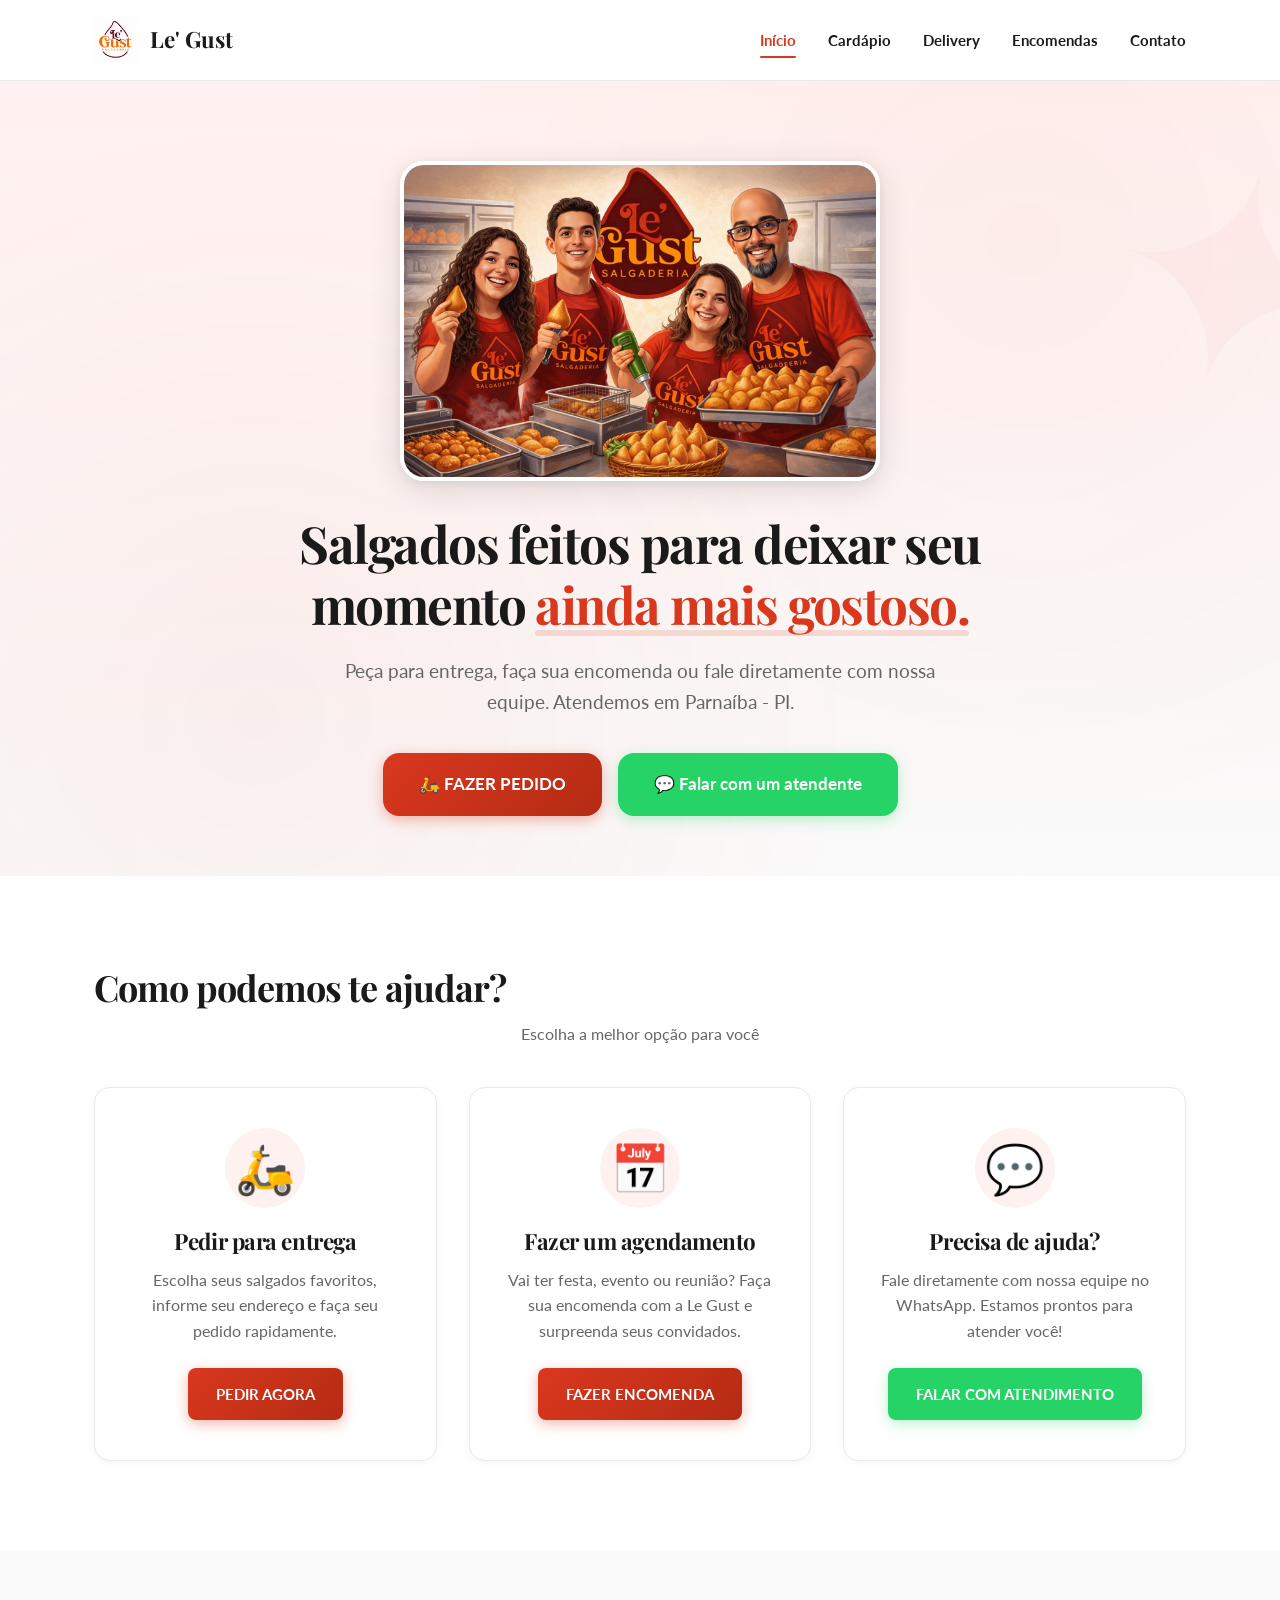
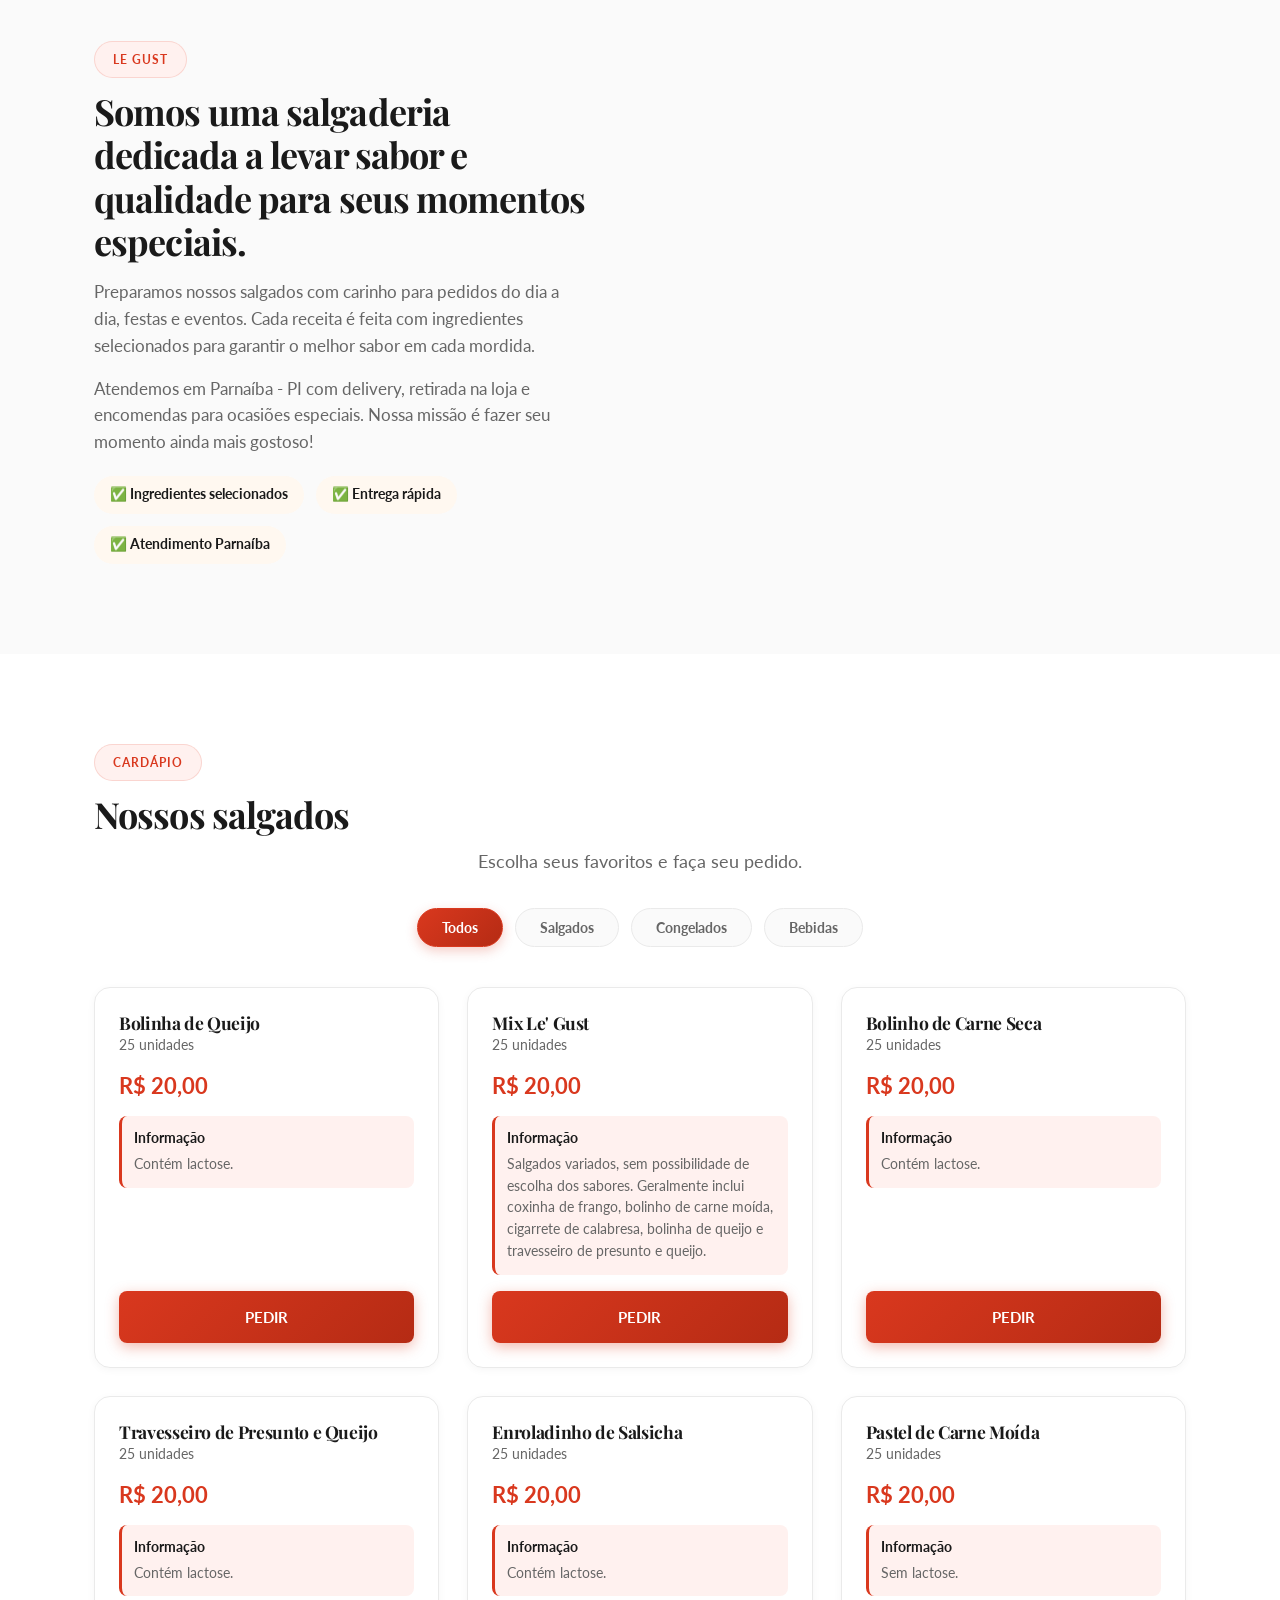
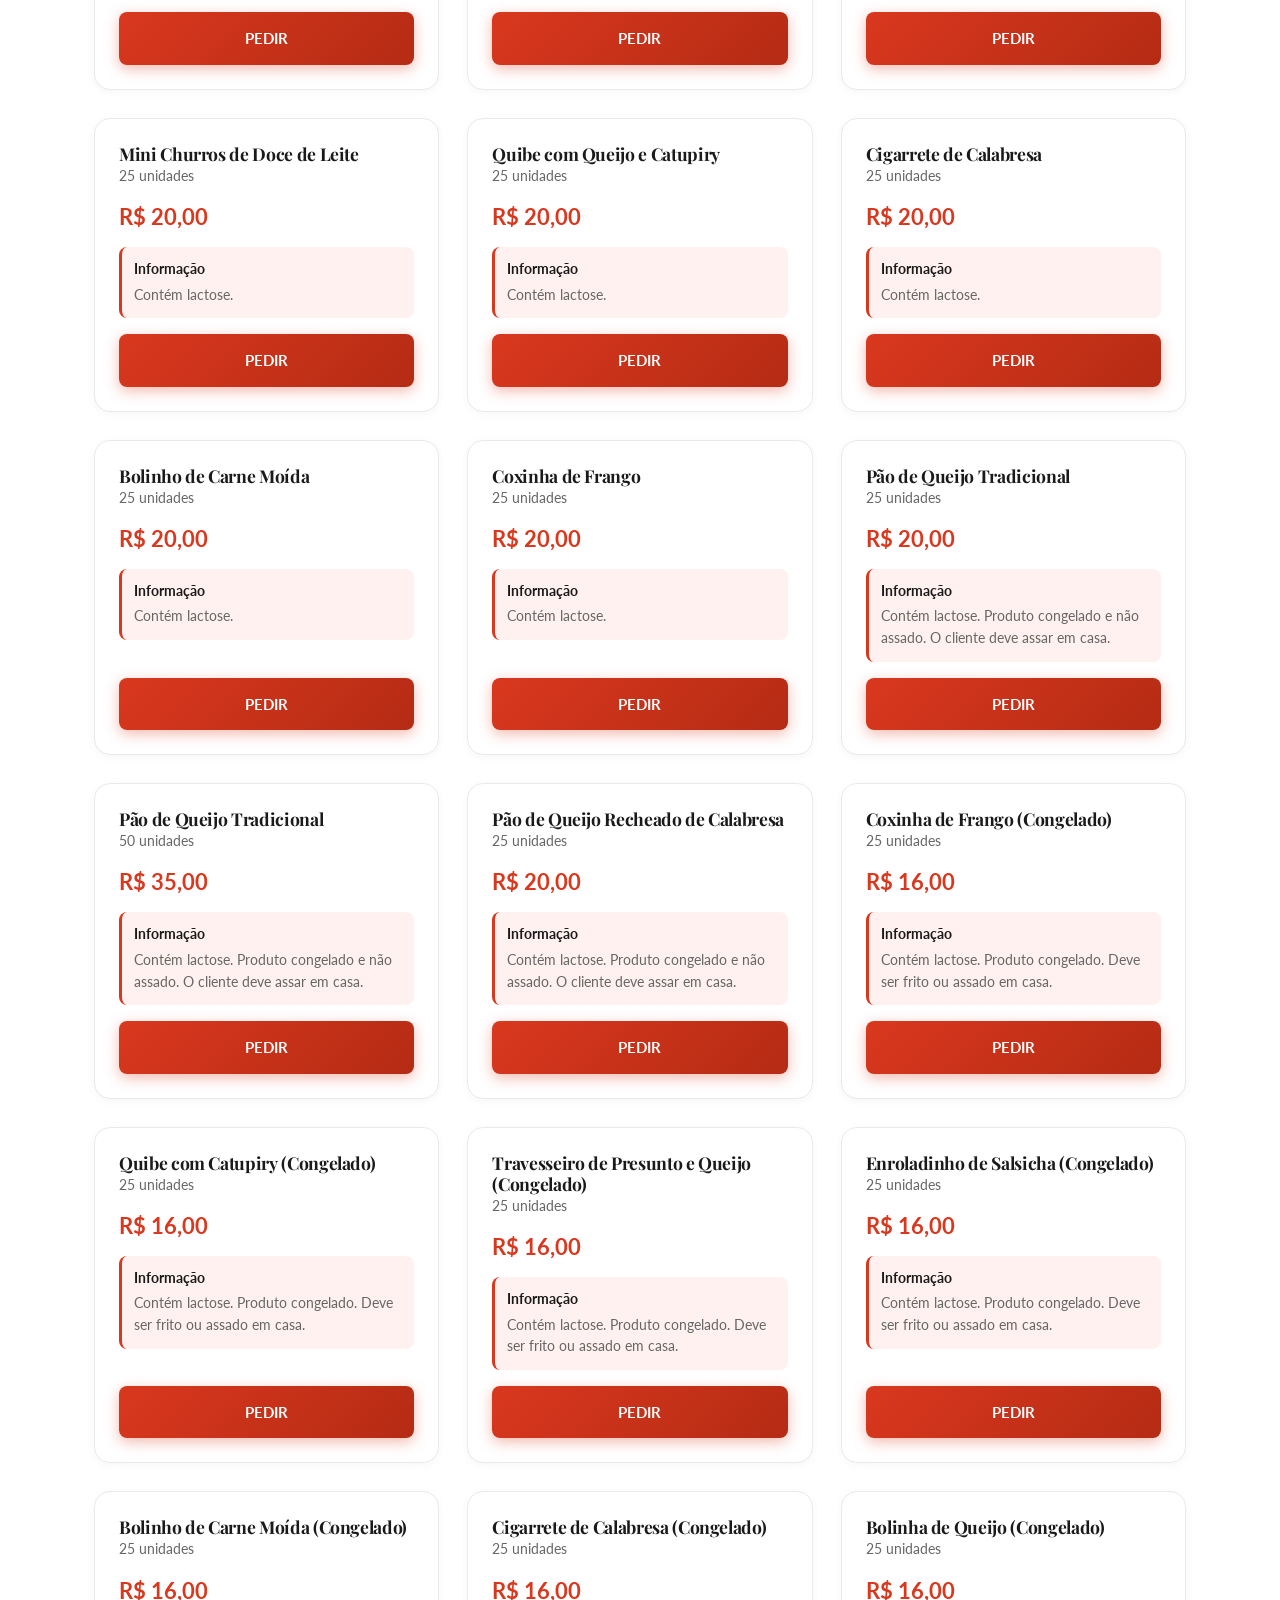
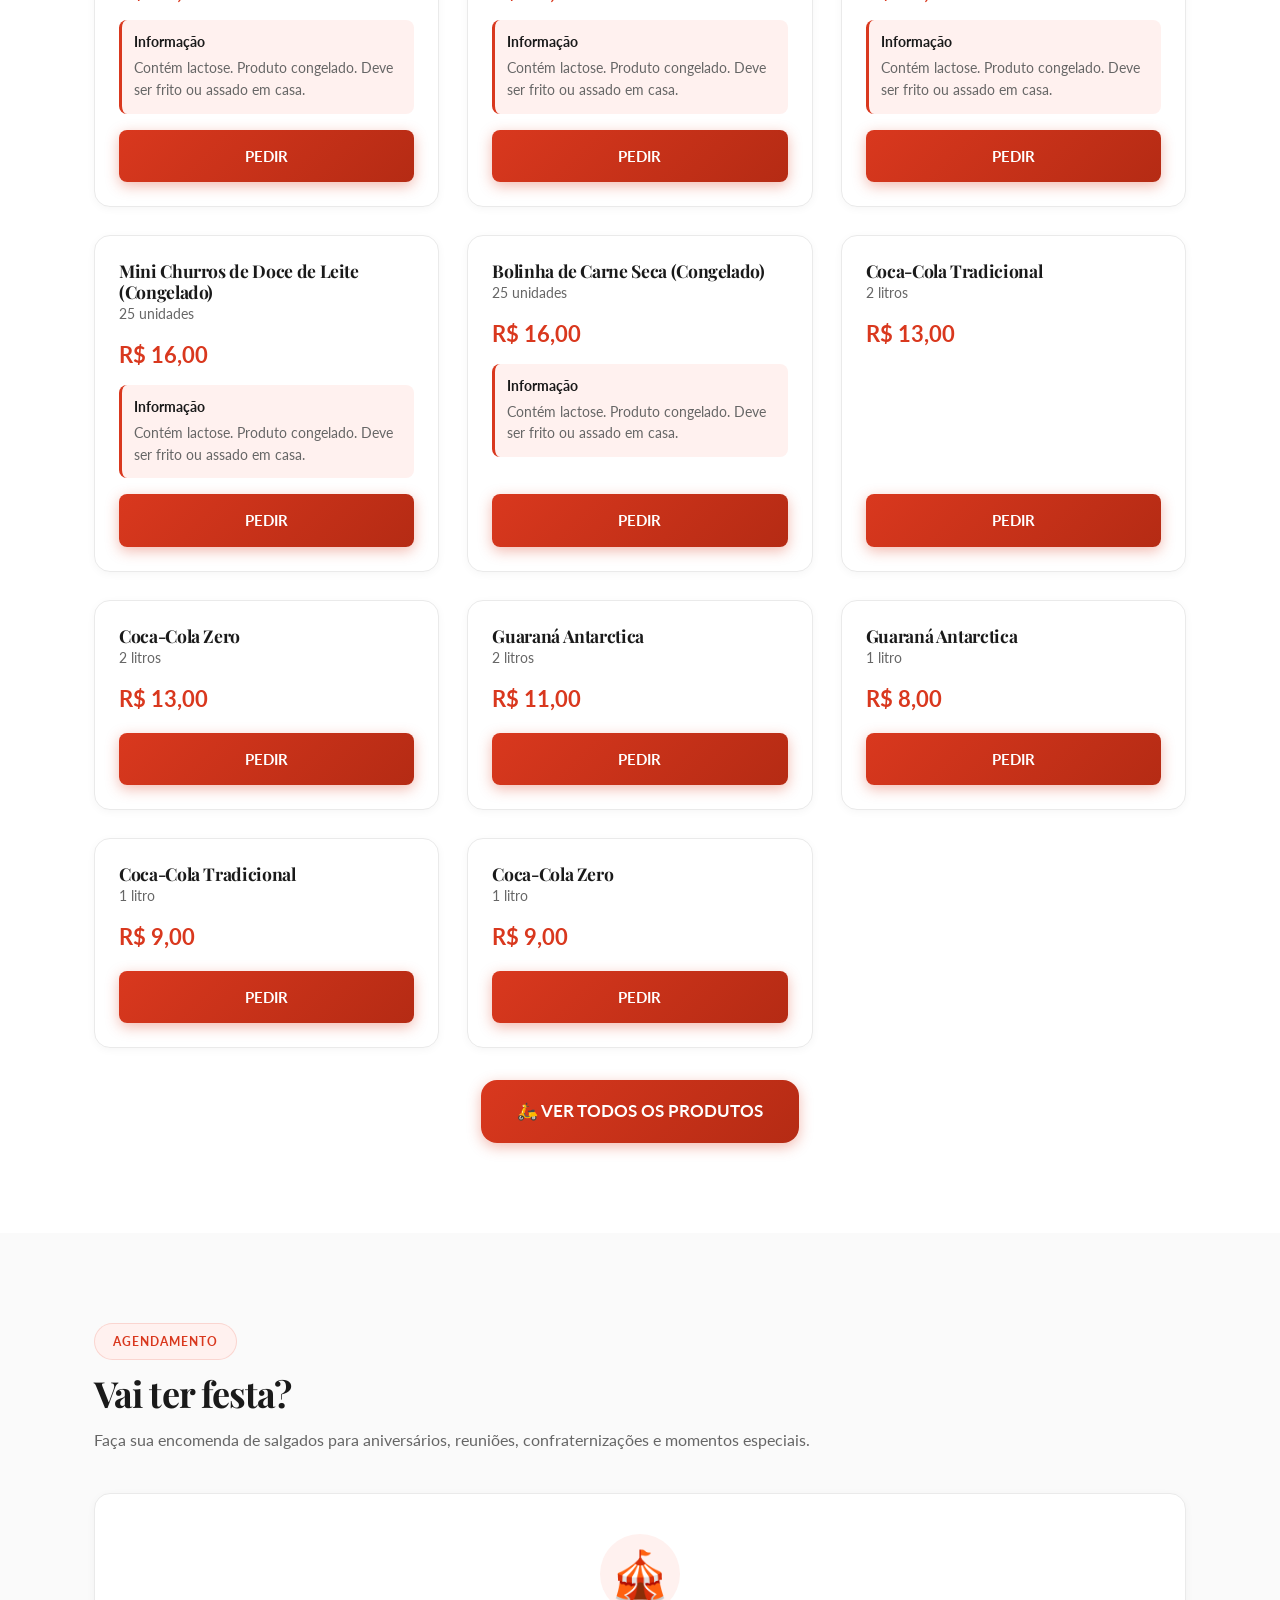
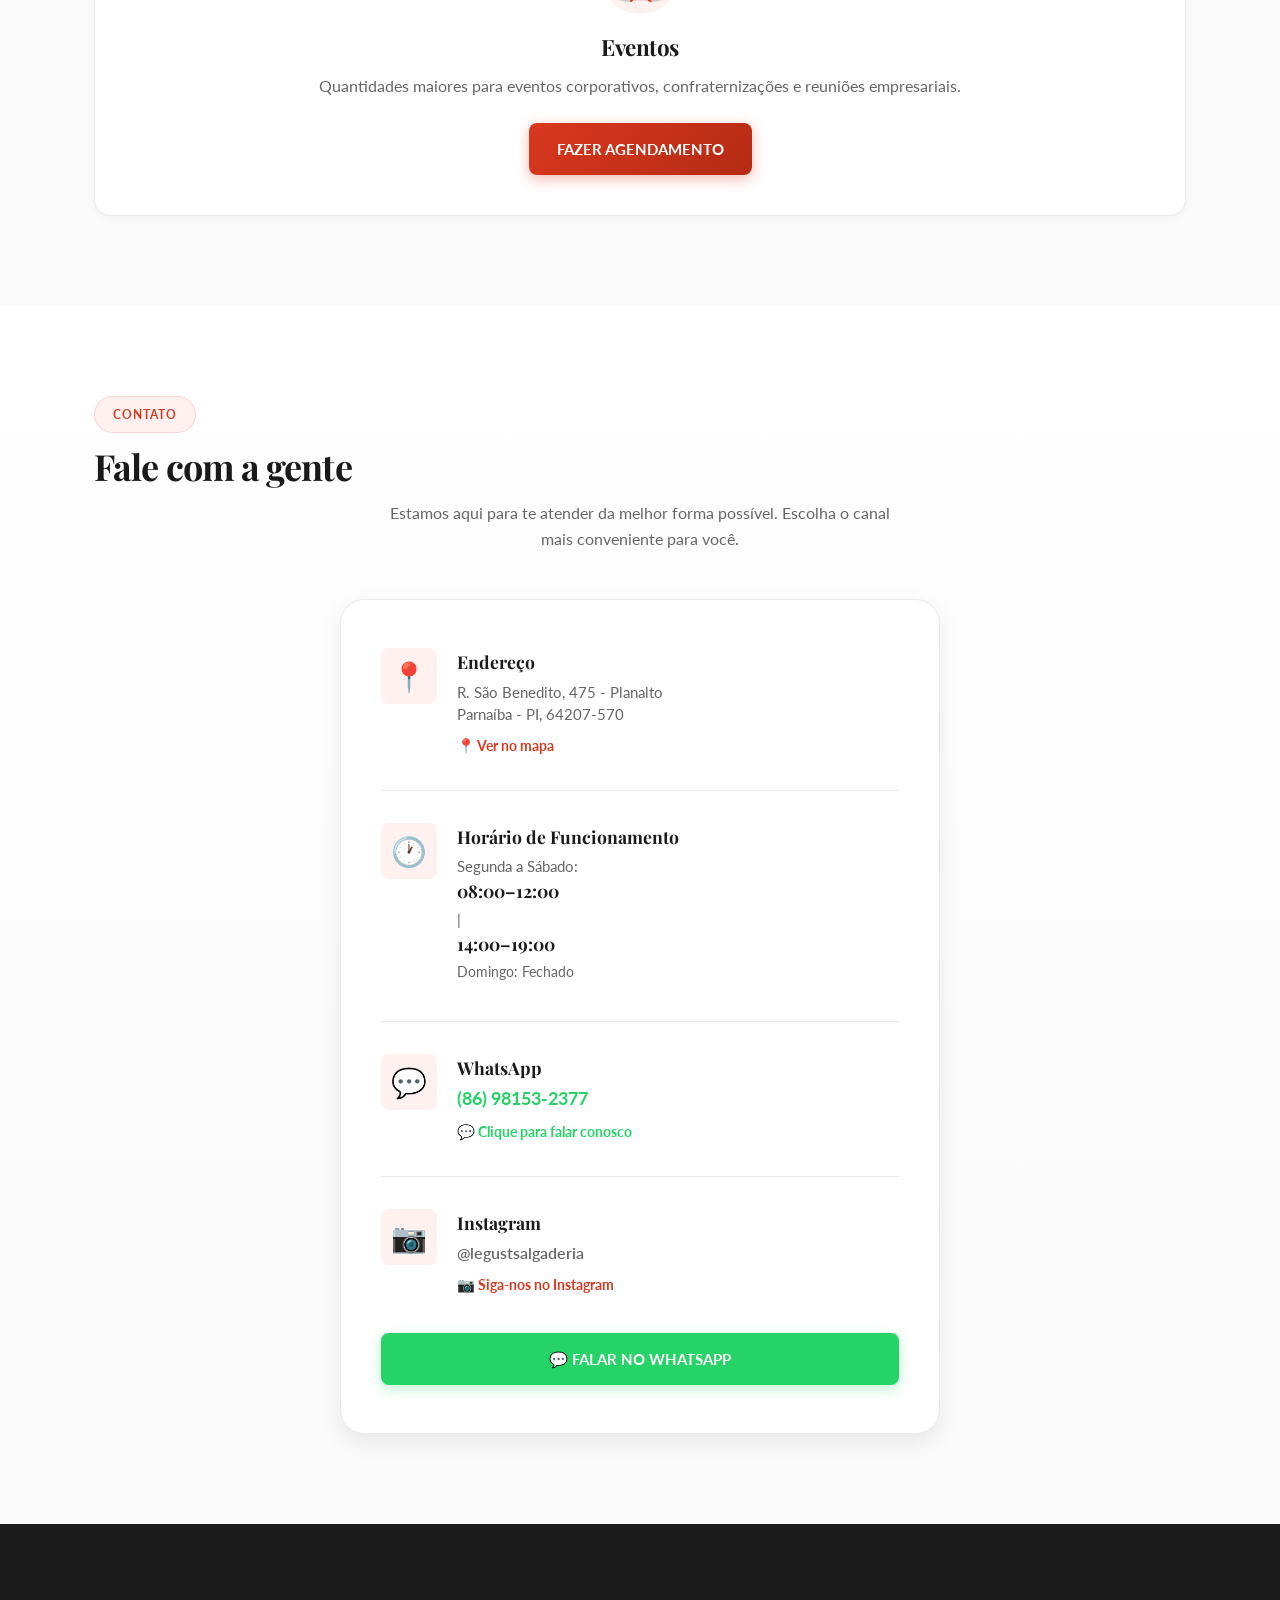
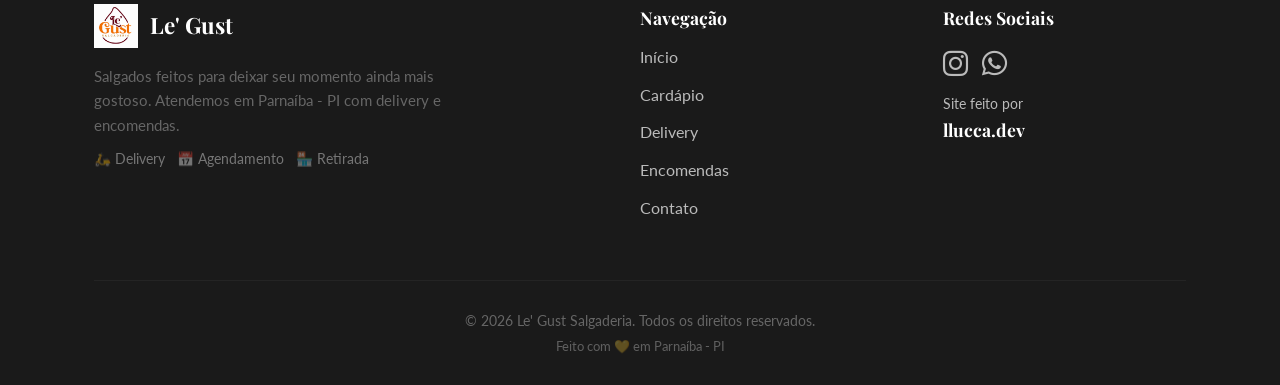
<file: index.html>
<!DOCTYPE html>
<html lang="pt-BR">
<head>
    <meta charset="UTF-8" />
    <meta name="viewport" content="width=device-width, initial-scale=1.0" />
    <title>Le' Gust Salgaderia | Parnaíba - PI</title>
    <meta name="description" content="Salgados feitos para deixar seu momento ainda mais gostoso. Peça delivery, encomende para festas ou fale com nosso atendimento." />
    <meta property="og:title" content="Le' Gust Salgaderia" />
    <meta property="og:description" content="Salgados feitos para deixar seu momento ainda mais gostoso." />
    <meta property="og:type" content="website" />
    <meta property="og:url" content="https://legustsalgaderia.com.br" />
    <link rel="preconnect" href="https://fonts.googleapis.com" />
    <link rel="preconnect" href="https://fonts.gstatic.com" crossorigin />
    <link href="https://fonts.googleapis.com/css2?family=Playfair+Display:ital,wght@0,400;0,600;0,700;1,400&family=Lato:wght@400;700&display=swap" rel="stylesheet" />
    <link rel="stylesheet" href="style.css" />
    <link rel="stylesheet" href="https://cdnjs.cloudflare.com/ajax/libs/font-awesome/6.5.2/css/all.min.css">
</head>
<body>

    <!-- ===== HEADER ===== -->
    <header class="header" id="header">
        <div class="container">
            <a href="/" class="logo">
                <img src="legustlogo.png" alt="Le' Gust Salgaderia" />
                <span>Le' Gust</span>
            </a>
            <button class="menu-toggle" id="menuToggle" aria-label="Abrir menu">
                <span></span><span></span><span></span>
            </button>
            <nav class="nav-menu" id="navMenu">
                <a href="#inicio" class="active">Início</a>
                <a href="delivery.html">Cardápio</a>
                <a href="delivery.html">Delivery</a>
                <a href="#encomendas">Encomendas</a>
                <a href="#contato">Contato</a>
            </nav>
        </div>
    </header>

    <!-- ===== HERO ===== -->
    <section class="hero" id="inicio">
        <div class="container">
            <div class="hero-content">
                <!-- FOTO DA FAMÍLIA - MAIOR E MAIS VISÍVEL -->
                <img src="logolegustrodape.jpeg" alt="Família Le' Gust" class="hero-family-image" />
                <h1>Salgados feitos para deixar seu momento <span>ainda mais gostoso.</span></h1>
                <p>Peça para entrega, faça sua encomenda ou fale diretamente com nossa equipe. Atendemos em Parnaíba - PI.</p>
                <div class="hero-buttons">
                    <a href="delivery.html" class="btn btn-primary btn-large">
                        🛵 FAZER PEDIDO
                    </a>
                    <a href="#" class="btn btn-whatsapp btn-large" id="heroAtendimento">
                        💬 Falar com um atendente
                    </a>
                </div>
            </div>
        </div>
    </section>

    <!-- ===== COMO PODEMOS AJUDAR ===== -->
    <section class="ajuda" id="ajuda">
        <div class="container">
            <h2>Como podemos te ajudar?</h2>
            <p style="text-align:center; margin-bottom:40px; color:var(--muted);">
                Escolha a melhor opção para você
            </p>
            <div class="ajuda-grid">
                <div class="ajuda-card">
                    <div class="ajuda-icon">🛵</div>
                    <h3>Pedir para entrega</h3>
                    <p>Escolha seus salgados favoritos, informe seu endereço e faça seu pedido rapidamente.</p>
                    <a href="delivery.html" class="btn btn-primary">PEDIR AGORA</a>
                </div>
                <div class="ajuda-card">
                    <div class="ajuda-icon">📅</div>
                    <h3>Fazer um agendamento</h3>
                    <p>Vai ter festa, evento ou reunião? Faça sua encomenda com a Le Gust e surpreenda seus convidados.</p>
                    <a href="#encomendas" class="btn btn-primary encomenda-btn">FAZER ENCOMENDA</a>
                </div>
                <div class="ajuda-card">
                    <div class="ajuda-icon">💬</div>
                    <h3>Precisa de ajuda?</h3>
                    <p>Fale diretamente com nossa equipe no WhatsApp. Estamos prontos para atender você!</p>
                    <a href="#" class="btn btn-whatsapp" id="ajudaAtendimento">FALAR COM ATENDIMENTO</a>
                </div>
            </div>
        </div>
    </section>

    <!-- ===== SOBRE ===== -->
    <section class="sobre" id="sobre">
        <div class="container">
            <div class="sobre-grid">
                <div class="sobre-image">
                    <!-- FOTO DO MEIO REMOVIDA - AGORA SÓ TEXTO -->
                </div>
                <div class="sobre-content">
                    <span class="tag">Le Gust</span>
                    <h2>Somos uma salgaderia dedicada a levar sabor e qualidade para seus momentos especiais.</h2>
                    <p>Preparamos nossos salgados com carinho para pedidos do dia a dia, festas e eventos. Cada receita é feita com ingredientes selecionados para garantir o melhor sabor em cada mordida.</p>
                    <p>Atendemos em Parnaíba - PI com delivery, retirada na loja e encomendas para ocasiões especiais. Nossa missão é fazer seu momento ainda mais gostoso!</p>
                    <div style="display:flex; gap:12px; margin-top:20px; flex-wrap:wrap;">
                        <span style="background:var(--cream); padding:8px 16px; border-radius:50px; font-weight:700; font-size:0.85rem;">✅ Ingredientes selecionados</span>
                        <span style="background:var(--cream); padding:8px 16px; border-radius:50px; font-weight:700; font-size:0.85rem;">✅ Entrega rápida</span>
                        <span style="background:var(--cream); padding:8px 16px; border-radius:50px; font-weight:700; font-size:0.85rem;">✅ Atendimento Parnaíba</span>
                    </div>
                </div>
            </div>
        </div>
    </section>

    <!-- ===== CARDÁPIO ===== -->
    <section class="cardapio" id="cardapio">
        <div class="container">
            <span class="tag">Cardápio</span>
            <h2>Nossos salgados</h2>
            <p class="cardapio-desc">Escolha seus favoritos e faça seu pedido.</p>

            <div id="cardapioFilters" class="cardapio-filters">
                <button class="filter-btn active" data-filter="todos">Todos</button>
                <button class="filter-btn" data-filter="salgados">Salgados</button>
                <button class="filter-btn" data-filter="congelados">Congelados</button>
                <button class="filter-btn" data-filter="bebidas">Bebidas</button>
            </div>

            <div class="cardapio-grid" id="cardapioGrid">
                <!-- Inserido via JavaScript -->
            </div>

            <div style="text-align:center; margin-top:32px;">
                <a href="delivery.html" class="btn btn-primary btn-large">
                    🛵 VER TODOS OS PRODUTOS
                </a>
            </div>
        </div>
    </section>

    <!-- ===== ENCOMENDAS ===== -->
    <section class="encomendas" id="encomendas">
        <div class="container">
            <span class="tag">Agendamento</span>
            <h2>Vai ter festa?</h2>
            <p class="encomendas-desc">Faça sua encomenda de salgados para aniversários, reuniões, confraternizações e momentos especiais.</p>
            <div class="encomendas-grid">
                <div class="encomenda-card">
                    <div class="encomenda-icon">🎪</div>
                    <h3>Eventos</h3>
                    <p>Quantidades maiores para eventos corporativos, confraternizações e reuniões empresariais.</p>
                    <a href="/delivery.html" class="btn btn-primary encomenda-btn">FAZER AGENDAMENTO</a>
                </div>
            </div>
        </div>
    </section>
    <!-- ===== CONTATO ===== -->
    <section class="contato" id="contato">
        <div class="container">
            <span class="tag">Contato</span>
            <h2>Fale com a gente</h2>
            <p style="color:var(--muted); margin-bottom:48px; max-width:500px; text-align:center; margin-left:auto; margin-right:auto;">
                Estamos aqui para te atender da melhor forma possível. Escolha o canal mais conveniente para você.
            </p>
            
            <div class="contato-grid">
                <div class="contato-info">
                    <div class="info-item">
                        <span class="info-icon">📍</span>
                        <div>
                            <strong>Endereço</strong>
                            <p>R. São Benedito, 475 - Planalto<br />Parnaíba - PI, 64207-570</p>
                            <a href="https://maps.app.goo.gl/LdfaBo8V6873L9gm6" target="_blank" rel="noopener noreferrer" class="contato-link">
                                📍 Ver no mapa
                            </a>
                        </div>
                    </div>

                    <div class="info-item">
                        <span class="info-icon">🕐</span>
                        <div>
                            <strong>Horário de Funcionamento</strong>
                            <p>
                                <span style="display:block;">Segunda a Sábado: <strong>08:00–12:00</strong> | <strong>14:00–19:00</strong></span>
                                <span style="display:block; color:var(--muted); font-size:0.9rem;">Domingo: Fechado</span>
                            </p>
                        </div>
                    </div>

                    <div class="info-item">
                        <span class="info-icon">💬</span>
                        <div>
                            <strong>WhatsApp</strong>
                            <p style="font-size:1.1rem; font-weight:700; color:var(--whatsapp);">(86) 98153-2377</p>
                            <a href="#" id="contatoWhatsapp" class="contato-link whatsapp-link">
                                💬 Clique para falar conosco
                            </a>
                        </div>
                    </div>

                    <div class="info-item">
                        <span class="info-icon">📷</span>
                        <div>
                            <strong>Instagram</strong>
                            <p style="font-size:1rem; font-weight:600;">@legustsalgaderia</p>
                            <a href="https://www.instagram.com/legustsalgaderia/" target="_blank" rel="noopener noreferrer" class="contato-link">
                                📷 Siga-nos no Instagram
                            </a>
                        </div>
                    </div>

                    <a href="#" id="contatoWhatsapp2" class="btn btn-whatsapp btn-full" style="margin-top:12px;">
                        💬 FALAR NO WHATSAPP
                    </a>
                </div>
            </div>
        </div>
    </section>

    <!-- ===== FOOTER ===== -->
    <footer class="footer">
        <div class="container">
            <div class="footer-content">
                <div class="footer-brand">
                    <a href="/" class="logo">
                        <img src="legustlogo.png" alt="Le' Gust Salgaderia" />
                        <span>Le' Gust</span>
                    </a>
                    <p>Salgados feitos para deixar seu momento ainda mais gostoso. Atendemos em Parnaíba - PI com delivery e encomendas.</p>
                    <div style="display:flex; gap:12px; margin-top:12px;">
                        <span style="color:rgba(255,255,255,0.4); font-size:0.85rem;">🛵 Delivery</span>
                        <span style="color:rgba(255,255,255,0.4); font-size:0.85rem;">📅 Agendamento</span>
                        <span style="color:rgba(255,255,255,0.4); font-size:0.85rem;">🏪 Retirada</span>
                    </div>
                </div>
                <div class="footer-links">
                    <strong style="color:var(--white);">Navegação</strong>
                    <a href="#inicio">Início</a>
                    <a href="#cardapio">Cardápio</a>
                    <a href="delivery.html">Delivery</a>
                    <a href="#encomendas">Encomendas</a>
                    <a href="#contato">Contato</a>
                </div>
                <div class="footer-social">
                    <div>
                        <strong style="color:var(--white);">Redes Sociais</strong>
                        <div style="display:flex; flex-direction:column; gap:8px; margin-top:8px;">
                            <div style="display:flex; gap:14px; align-items:center;">
                                <a href="https://www.instagram.com/legustsalgaderia/" 
                                   target="_blank" 
                                   rel="noopener noreferrer"
                                   aria-label="Instagram"
                                   style="font-size:1.8rem; color:inherit; text-decoration:none;">
                                    <i class="fab fa-instagram"></i>
                                </a>
                        
                                <a href="#" 
                                   id="footerWhatsapp" 
                                   aria-label="WhatsApp"
                                   style="font-size:1.8rem; color:inherit; text-decoration:none;">
                                    <i class="fab fa-whatsapp"></i>
                                </a>
                            </div>
                        
                            <a href="https://www.instagram.com/llucca.dev/" 
                               target="_blank" 
                               rel="noopener noreferrer"
                               style="font-size:0.85rem; color:inherit; text-decoration:none;">
                                Site feito por <strong>llucca.dev</strong>
                            </a>
                        </div>
                    </div>
                </div>
            </div>
            <div class="footer-bottom">
                <p>&copy; 2026 Le' Gust Salgaderia. Todos os direitos reservados.</p>
                <p style="font-size:0.8rem; color:rgba(255,255,255,0.3); margin-top:4px;">
                    Feito com 💛 em Parnaíba - PI
                </p>
            </div>
        </div>
    </footer>

    <!-- ===== CTA FIXO MOBILE ===== -->
    <div class="cta-fixo" id="ctaFixo">
        <a href="delivery.html" class="btn btn-primary">
            🛵 PEDIR AGORA
        </a>
        <a href="#" class="btn btn-whatsapp" id="ctaAtendimento">
            💬 ATENDIMENTO
        </a>

    </div>

    <!-- ===== BOTÃO WHATSAPP FLUTUANTE (APENAS MOBILE) ===== -->
    <a href="#" class="whatsapp-float" id="whatsappFloat" aria-label="WhatsApp" style="display:none;">
        💬
    </a>

    <script src="main.js"></script>
</body>
</html>
</file>
<file: style.css>
/* ============================================================
   LE' GUST SALGADERIA - CSS UNIFICADO
   FOTO RETANGULAR COMO QUADRO
   ============================================================ */

/* ============================================================
   VARIÁVEIS DE DESIGN
   ============================================================ */

   :root {
    /* Cores principais */
    --primary: #D9381E;
    --primary-hover: #B52B14;
    --primary-light: #FFF1EF;
    --primary-gradient: linear-gradient(135deg, #D9381E 0%, #B52B14 100%);
    
    --dark: #1A1A1A;
    --dark-surface: #242424;
    --muted: #666666;
    --light-bg: #FAFAFA;
    --white: #FFFFFF;
    
    /* Cores de status */
    --whatsapp: #25D366;
    --whatsapp-hover: #1DA851;
    --success: #28a745;
    --success-light: #d4edda;
    --warning: #ffc107;
    --warning-light: #fff3cd;
    --danger: #dc3545;
    --danger-light: #f8d7da;
    
    /* Cores do delivery */
    --cream: #FFF8F0;
    --cream-dark: #F5EDE0;
    --gray: #F0F0F0;
    --gray-dark: #E0E0E0;
    --text: #2D1B1B;
    --text-light: #6B5A5A;
    --border-color: #EAEAEA;
    
    /* Fontes */
    --font-heading: 'Playfair Display', serif;
    --font-body: 'Lato', sans-serif;
    
    /* Sombras */
    --shadow-sm: 0 2px 8px rgba(0, 0, 0, 0.04);
    --shadow-md: 0 8px 24px rgba(0, 0, 0, 0.08);
    --shadow-lg: 0 16px 32px rgba(0, 0, 0, 0.12);
    --shadow-xl: 0 20px 60px rgba(0, 0, 0, 0.15);
    
    /* Bordas */
    --radius-sm: 8px;
    --radius-md: 16px;
    --radius-lg: 24px;
    --radius-xl: 32px;
    
    /* Transições */
    --transition: all 0.3s cubic-bezier(0.16, 1, 0.3, 1);
    --transition-slow: all 0.5s cubic-bezier(0.16, 1, 0.3, 1);
    
    /* Espaçamentos */
    --spacing-xs: 4px;
    --spacing-sm: 8px;
    --spacing-md: 16px;
    --spacing-lg: 24px;
    --spacing-xl: 32px;
    --spacing-2xl: 48px;
}

/* ============================================================
   RESET & BASE
   ============================================================ */

*, *::before, *::after {
    margin: 0;
    padding: 0;
    box-sizing: border-box;
}

html {
    scroll-behavior: smooth;
    font-size: 16px;
}

body {
    font-family: var(--font-body);
    color: var(--dark);
    background-color: var(--light-bg);
    line-height: 1.6;
    -webkit-font-smoothing: antialiased;
    -moz-osx-font-smoothing: grayscale;
}

:focus-visible {
    outline: 3px solid var(--primary);
    outline-offset: 2px;
}

.container {
    max-width: 1140px;
    margin: 0 auto;
    padding: 0 24px;
}

/* ============================================================
   TIPOGRAFIA
   ============================================================ */

h1, h2, h3, h4 {
    font-family: var(--font-heading);
    color: var(--dark);
    line-height: 1.2;
    letter-spacing: -0.02em;
}

h1 {
    font-size: 3.2rem;
}

h2 {
    font-size: 2.25rem;
    margin-bottom: 12px;
    letter-spacing: -0.025em;
}

h3 {
    font-size: 1.4rem;
}

p {
    color: var(--muted);
}

.tag {
    display: inline-block;
    background: var(--primary-light);
    color: var(--primary);
    padding: 8px 18px;
    border-radius: 100px;
    font-weight: 700;
    font-size: 0.75rem;
    letter-spacing: 0.08em;
    text-transform: uppercase;
    margin-bottom: 12px;
    border: 1px solid rgba(217, 56, 30, 0.15);
}

/* ============================================================
   BOTÕES
   ============================================================ */

.btn {
    display: inline-flex;
    align-items: center;
    justify-content: center;
    gap: 10px;
    padding: 14px 28px;
    border-radius: var(--radius-sm);
    font-weight: 700;
    font-size: 0.95rem;
    text-decoration: none;
    cursor: pointer;
    transition: var(--transition);
    border: none;
    position: relative;
    overflow: hidden;
    font-family: var(--font-body);
}

.btn::after {
    content: '';
    position: absolute;
    top: -50%;
    left: -60%;
    width: 30%;
    height: 200%;
    background: linear-gradient(90deg, transparent, rgba(255, 255, 255, 0.15), transparent);
    transform: rotate(25deg);
    transition: all 0.6s ease;
}

.btn:hover::after {
    left: 110%;
}

.btn:hover {
    transform: translateY(-2px);
}

.btn:active {
    transform: scale(0.96);
}

.btn-primary {
    background: var(--primary-gradient);
    color: var(--white);
    box-shadow: 0 4px 14px rgba(217, 56, 30, 0.35);
}

.btn-primary:hover {
    box-shadow: 0 6px 20px rgba(217, 56, 30, 0.45);
}

.btn-whatsapp {
    background-color: var(--whatsapp);
    color: var(--white);
    box-shadow: 0 4px 14px rgba(37, 211, 102, 0.3);
}

.btn-whatsapp:hover {
    background-color: var(--whatsapp-hover);
    box-shadow: 0 6px 20px rgba(37, 211, 102, 0.4);
}

.btn-outline {
    background-color: transparent;
    border: 2px solid var(--primary);
    color: var(--primary);
}

.btn-outline:hover {
    background-color: var(--primary);
    color: var(--white);
}

.btn-secondary {
    background: var(--gray);
    color: var(--text);
}

.btn-secondary:hover {
    background: var(--gray-dark);
}

.btn-large {
    padding: 18px 36px;
    font-size: 1.05rem;
    border-radius: var(--radius-md);
}

.btn-full {
    width: 100%;
    justify-content: center;
}

/* ============================================================
   HEADER
   ============================================================ */

.header {
    position: sticky;
    top: 0;
    background-color: rgba(255, 255, 255, 0.92);
    backdrop-filter: blur(12px);
    -webkit-backdrop-filter: blur(12px);
    border-bottom: 1px solid var(--border-color);
    z-index: 1000;
}

.header .container {
    display: flex;
    align-items: center;
    justify-content: space-between;
    height: 80px;
}

.logo {
    display: flex;
    align-items: center;
    gap: 12px;
    text-decoration: none;
    color: var(--dark);
    font-family: var(--font-heading);
    font-weight: 700;
    font-size: 1.4rem;
}

.logo img {
    height: 44px;
    width: auto;
    object-fit: contain;
}

.nav-menu {
    display: flex;
    align-items: center;
    gap: 32px;
}

.nav-menu a {
    text-decoration: none;
    color: var(--dark);
    font-weight: 700;
    font-size: 0.95rem;
    transition: var(--transition);
    position: relative;
}

.nav-menu a:hover,
.nav-menu a.active {
    color: var(--primary);
}

.nav-menu a::after {
    content: '';
    position: absolute;
    bottom: -6px;
    left: 0;
    width: 0;
    height: 2px;
    background-color: var(--primary);
    transition: var(--transition);
    border-radius: 2px;
}

.nav-menu a:hover::after,
.nav-menu a.active::after {
    width: 100%;
}

.menu-toggle {
    display: none;
    background: none;
    border: none;
    cursor: pointer;
    flex-direction: column;
    gap: 6px;
    padding: 4px;
}

.menu-toggle span {
    display: block;
    width: 26px;
    height: 2px;
    background-color: var(--dark);
    border-radius: 2px;
    transition: var(--transition);
}

/* ============================================================
   HERO - FOTO RETANGULAR COMO QUADRO
   ============================================================ */

.hero {
    padding: 80px 0 60px 0;
    background: 
        radial-gradient(circle at 80% 20%, rgba(217, 56, 30, 0.03) 0%, transparent 50%),
        radial-gradient(circle at 20% 80%, rgba(217, 56, 30, 0.05) 0%, transparent 50%),
        linear-gradient(180deg, var(--primary-light) 0%, var(--light-bg) 100%);
    text-align: center;
    position: relative;
    overflow: hidden;
}

.hero::before {
    content: '✦';
    position: absolute;
    font-size: 300px;
    color: rgba(217, 56, 30, 0.03);
    top: -50px;
    right: -80px;
    transform: rotate(15deg);
    pointer-events: none;
}

.hero-content {
    position: relative;
    z-index: 1;
}

/* ===== FOTO DA FAMÍLIA - ESTILO QUADRO RETANGULAR ===== */
.hero-family-image {
    max-width: 480px;
    width: 100%;
    height: 320px;
    object-fit: cover;
    border-radius: var(--radius-lg);
    box-shadow: 
        0 8px 32px rgba(0, 0, 0, 0.12),
        0 2px 8px rgba(0, 0, 0, 0.06);
    margin-bottom: 32px;
    border: 4px solid var(--white);
    transition: var(--transition-slow);
    display: block;
    margin-left: auto;
    margin-right: auto;
}

.hero-family-image:hover {
    transform: scale(1.02);
    box-shadow: 
        0 12px 48px rgba(0, 0, 0, 0.15),
        0 4px 16px rgba(0, 0, 0, 0.08);
}

/* Moldura decorativa ao redor da foto */
.hero-family-image-wrapper {
    position: relative;
    display: inline-block;
    margin-bottom: 32px;
}

.hero-family-image-wrapper::before {
    content: '';
    position: absolute;
    top: -8px;
    left: -8px;
    right: -8px;
    bottom: -8px;
    border: 2px solid rgba(217, 56, 30, 0.15);
    border-radius: calc(var(--radius-lg) + 4px);
    z-index: 0;
    transition: var(--transition);
}

.hero-family-image-wrapper:hover::before {
    border-color: rgba(217, 56, 30, 0.3);
    top: -12px;
    left: -12px;
    right: -12px;
    bottom: -12px;
}

.hero-family-image-wrapper .hero-family-image {
    position: relative;
    z-index: 1;
    margin-bottom: 0;
}

.hero h1 {
    max-width: 800px;
    margin: 0 auto 20px auto;
    letter-spacing: -0.03em;
}

.hero h1 span {
    color: var(--primary);
    position: relative;
}

.hero h1 span::after {
    content: '';
    position: absolute;
    bottom: 2px;
    left: 0;
    right: 0;
    height: 6px;
    background-color: rgba(217, 56, 30, 0.15);
    border-radius: 4px;
    z-index: -1;
}

.hero p {
    font-size: 1.2rem;
    color: var(--muted);
    max-width: 620px;
    margin: 0 auto 36px auto;
}

.hero-buttons {
    display: flex;
    gap: 16px;
    justify-content: center;
    flex-wrap: wrap;
}

/* ============================================================
   SEÇÕES GERAIS
   ============================================================ */

.ajuda, .sobre, .cardapio, .encomendas, .contato {
    padding: 90px 0;
}

.ajuda, .cardapio {
    background-color: var(--white);
}

.sobre {
    background: var(--light-bg);
}

/* ============================================================
   AJUDA & ENCOMENDAS (CARDS)
   ============================================================ */

.ajuda-grid, .encomendas-grid {
    display: grid;
    grid-template-columns: repeat(auto-fit, minmax(300px, 1fr));
    gap: 32px;
    margin-top: 40px;
}

.ajuda-card, .encomenda-card {
    background-color: var(--white);
    padding: 40px 32px;
    border-radius: var(--radius-md);
    border: 1px solid var(--border-color);
    box-shadow: var(--shadow-sm);
    text-align: center;
    transition: var(--transition);
    display: flex;
    flex-direction: column;
    align-items: center;
    position: relative;
}

.ajuda-card::before, .encomenda-card::before {
    content: '';
    position: absolute;
    top: 0;
    left: 15%;
    right: 15%;
    height: 4px;
    background: var(--primary-gradient);
    border-radius: 0 0 4px 4px;
    opacity: 0;
    transition: var(--transition);
}

.ajuda-card:hover::before, .encomenda-card:hover::before {
    opacity: 1;
    left: 5%;
    right: 5%;
}

.ajuda-card:hover, .encomenda-card:hover {
    transform: translateY(-8px);
    box-shadow: var(--shadow-md);
    border-color: transparent;
}

.ajuda-icon, .encomenda-icon {
    font-size: 3rem;
    margin-bottom: 20px;
    background: var(--primary-light);
    width: 80px;
    height: 80px;
    display: flex;
    align-items: center;
    justify-content: center;
    border-radius: 50%;
    transition: var(--transition);
}

.ajuda-card:hover .ajuda-icon,
.encomenda-card:hover .encomenda-icon {
    transform: scale(1.05) rotate(-4deg);
    box-shadow: 0 8px 16px rgba(217, 56, 30, 0.15);
}

.ajuda-card h3, .encomenda-card h3 {
    margin-bottom: 12px;
}

.ajuda-card p, .encomenda-card p {
    margin-bottom: 24px;
    flex-grow: 1;
}

/* ============================================================
   SOBRE
   ============================================================ */

.sobre-grid {
    display: grid;
    grid-template-columns: 1fr 1.1fr;
    gap: 60px;
    align-items: center;
}

.sobre-image {
    display: none; /* Esconde a imagem da seção Sobre */
}

.sobre-content {
    max-width: 800px;
    margin: 0 auto;
}

.sobre-content p {
    font-size: 1.05rem;
    margin-top: 16px;
}

.sobre-content div {
    display: flex;
    gap: 12px;
    margin-top: 20px;
    flex-wrap: wrap;
}

.sobre-content div span {
    background: var(--cream);
    padding: 8px 16px;
    border-radius: 50px;
    font-weight: 700;
    font-size: 0.85rem;
}

/* ============================================================
   CARDÁPIO
   ============================================================ */

.cardapio-desc {
    text-align: center;
    font-size: 1.1rem;
}

.cardapio-filters {
    display: flex;
    justify-content: center;
    gap: 12px;
    margin: 32px 0 40px 0;
    flex-wrap: wrap;
}

.filter-btn {
    background-color: var(--light-bg);
    border: 1px solid var(--border-color);
    padding: 10px 24px;
    border-radius: 100px;
    cursor: pointer;
    font-weight: 700;
    font-size: 0.9rem;
    color: var(--muted);
    transition: var(--transition);
    font-family: var(--font-body);
}

.filter-btn:hover {
    border-color: var(--primary);
    color: var(--primary);
    transform: translateY(-2px);
}

.filter-btn.active {
    background: var(--primary-gradient);
    color: var(--white);
    border-color: var(--primary);
    box-shadow: 0 4px 12px rgba(217, 56, 30, 0.25);
}

.cardapio-grid {
    display: grid;
    grid-template-columns: repeat(auto-fill, minmax(260px, 1fr));
    gap: 28px;
}

.product-card {
    background-color: var(--white);
    border: 1px solid var(--border-color);
    border-radius: var(--radius-md);
    padding: 24px;
    box-shadow: var(--shadow-sm);
    transition: var(--transition);
    display: flex;
    flex-direction: column;
    justify-content: space-between;
    position: relative;
    overflow: hidden;
}

.product-card::before {
    content: '';
    position: absolute;
    top: 0;
    left: 0;
    right: 0;
    bottom: 0;
    background: linear-gradient(135deg, transparent 40%, var(--primary-light) 100%);
    opacity: 0;
    transition: var(--transition);
    border-radius: var(--radius-md);
    z-index: 0;
}

.product-card:hover::before {
    opacity: 1;
}

.product-card:hover {
    transform: translateY(-4px);
    box-shadow: var(--shadow-md);
    border-color: transparent;
}

.product-card > * {
    position: relative;
    z-index: 1;
}

.product-card h3 {
    font-size: 1.1rem;
}

.product-card .price {
    font-size: 1.4rem;
    color: var(--primary);
    font-weight: 700;
    margin-top: 12px;
}

.product-card .quantity {
    color: var(--muted);
    font-size: 0.9rem;
}

.product-observation {
    background: var(--primary-light);
    padding: 12px;
    border-radius: var(--radius-sm);
    margin-top: 12px;
    font-size: 0.85rem;
    color: var(--muted);
    border-left: 3px solid var(--primary);
}

.product-observation strong {
    display: block;
    color: var(--dark);
    margin-bottom: 4px;
}

.product-observation p {
    margin: 0;
}

.product-card .btn {
    margin-top: 16px;
    width: 100%;
}

/* ============================================================
   DELIVERY PAGE
   ============================================================ */

.delivery-page {
    padding: 100px 0 120px;
    min-height: 100vh;
    background: linear-gradient(180deg, #FFF8F0 0%, #FFFFFF 100%);
}

/* ============================================================
   LOJA HEADER
   ============================================================ */

.loja-header {
    background: var(--white);
    border-radius: var(--radius-lg);
    padding: var(--spacing-xl) var(--spacing-2xl);
    box-shadow: var(--shadow-md);
    margin-bottom: var(--spacing-2xl);
    display: flex;
    align-items: center;
    justify-content: space-between;
    flex-wrap: wrap;
    gap: var(--spacing-md);
    border: 1px solid rgba(217, 56, 30, 0.06);
    transition: var(--transition);
}

.loja-header:hover {
    box-shadow: var(--shadow-lg);
}

.loja-header h1 {
    font-family: var(--font-heading);
    font-size: 1.8rem;
    color: var(--text);
    display: flex;
    align-items: center;
    gap: var(--spacing-sm);
}

.loja-header h1 span {
    background: var(--primary-gradient);
    color: var(--white);
    font-size: 0.85rem;
    padding: 2px 14px;
    border-radius: 50px;
    font-family: var(--font-body);
    font-weight: 700;
    letter-spacing: 0.5px;
}

.loja-status {
    display: flex;
    align-items: center;
    gap: var(--spacing-md);
    flex-wrap: wrap;
}

.status-badge {
    padding: 6px 18px;
    border-radius: 50px;
    font-size: 0.85rem;
    font-weight: 700;
    display: inline-flex;
    align-items: center;
    gap: 6px;
    transition: var(--transition);
    border: 2px solid transparent;
}

.status-badge.online {
    background: var(--success-light);
    color: #155724;
    border-color: #c3e6cb;
}

.status-badge.offline {
    background: var(--danger-light);
    color: #721c24;
    border-color: #f5c6cb;
}

.pedido-min {
    font-size: 0.85rem;
    color: var(--text-light);
    background: var(--cream);
    padding: 6px 16px;
    border-radius: 50px;
    font-weight: 700;
    display: inline-flex;
    align-items: center;
    gap: 4px;
}

.btn-perfil {
    background: none;
    border: 2px solid var(--cream-dark);
    padding: 8px 22px;
    border-radius: 50px;
    font-weight: 700;
    font-size: 0.85rem;
    color: var(--text);
    cursor: pointer;
    transition: var(--transition);
    display: inline-flex;
    align-items: center;
    gap: 6px;
    font-family: var(--font-body);
}

.btn-perfil:hover {
    border-color: var(--primary);
    color: var(--primary);
    background: var(--primary-light);
    transform: translateY(-2px);
}

/* ============================================================
   CATEGORIAS (DELIVERY)
   ============================================================ */

.categorias {
    display: flex;
    align-items: center;
    gap: var(--spacing-md);
    margin-bottom: var(--spacing-lg);
    flex-wrap: wrap;
    background: var(--white);
    padding: var(--spacing-md) var(--spacing-xl);
    border-radius: var(--radius-md);
    box-shadow: var(--shadow-sm);
}

.categorias h2 {
    font-family: var(--font-heading);
    font-size: 1.4rem;
    color: var(--text);
    margin: 0;
}

.categoria-tabs {
    display: flex;
    gap: var(--spacing-sm);
    flex-wrap: wrap;
    margin-left: auto;
}

.categoria-tab {
    padding: 8px 22px;
    border-radius: 50px;
    border: 2px solid var(--cream-dark);
    background: var(--white);
    color: var(--text-light);
    font-weight: 700;
    font-size: 0.8rem;
    cursor: pointer;
    transition: var(--transition);
    text-transform: uppercase;
    letter-spacing: 0.5px;
    font-family: var(--font-body);
}

.categoria-tab:hover {
    border-color: var(--primary);
    color: var(--primary);
    transform: translateY(-2px);
    box-shadow: var(--shadow-sm);
}

.categoria-tab:active {
    transform: scale(0.95);
}

.categoria-tab.active {
    border-color: var(--primary);
    background: var(--primary-gradient);
    color: var(--white);
    box-shadow: 0 4px 16px rgba(217, 56, 30, 0.3);
}

/* ============================================================
   PRODUTOS LISTA (DELIVERY)
   ============================================================ */

.produtos-lista {
    display: grid;
    grid-template-columns: 1fr;
    gap: var(--spacing-md);
}

/* ============================================================
   PRODUTO ITEM (DELIVERY)
   ============================================================ */

.produto-item {
    background: var(--white);
    border-radius: var(--radius-md);
    padding: var(--spacing-lg);
    display: flex;
    align-items: center;
    gap: var(--spacing-xl);
    box-shadow: var(--shadow-sm);
    transition: var(--transition);
    border: 2px solid transparent;
    position: relative;
    overflow: hidden;
}

.produto-item::before {
    content: '';
    position: absolute;
    top: 0;
    left: 0;
    right: 0;
    height: 3px;
    background: var(--primary-gradient);
    opacity: 0;
    transition: var(--transition);
}

.produto-item:hover::before {
    opacity: 1;
}

.produto-item:hover {
    transform: translateY(-4px);
    box-shadow: var(--shadow-md);
    border-color: var(--primary-light);
}

.produto-item:active {
    transform: scale(0.98);
}

.produto-imagem {
    flex-shrink: 0;
    width: 120px;
    height: 120px;
    border-radius: var(--radius-md);
    overflow: hidden;
    background: var(--cream);
    display: flex;
    align-items: center;
    justify-content: center;
    border: 3px solid var(--cream-dark);
    transition: var(--transition);
    position: relative;
}

.produto-imagem::after {
    content: '🍽️';
    position: absolute;
    font-size: 2rem;
    opacity: 0.3;
}

.produto-imagem img {
    width: 100%;
    height: 100%;
    object-fit: cover;
    transition: var(--transition-slow);
    position: relative;
    z-index: 1;
}

.produto-item:hover .produto-imagem {
    border-color: var(--primary);
    box-shadow: 0 4px 16px rgba(217, 56, 30, 0.2);
}

.produto-item:hover .produto-imagem img {
    transform: scale(1.08);
}

.produto-info {
    flex: 1;
    min-width: 0;
    display: flex;
    flex-direction: column;
    gap: 4px;
}

.produto-info .nome {
    font-weight: 700;
    font-size: 1.05rem;
    color: var(--text);
    display: flex;
    align-items: center;
    gap: 8px;
}

.produto-info .descricao {
    font-size: 0.85rem;
    color: var(--text-light);
    display: block;
}

.produto-info .lactose {
    font-size: 0.7rem;
    font-weight: 700;
    padding: 2px 12px;
    border-radius: 50px;
    background: #FFF3E0;
    color: #E65100;
    display: inline-block;
    width: fit-content;
    margin-top: 2px;
    border: 1px solid rgba(230, 81, 0, 0.2);
}

.produto-info .lactose.sem {
    background: #E8F5E9;
    color: #2E7D32;
    border-color: rgba(46, 125, 50, 0.2);
}

.produto-info .preco {
    font-weight: 700;
    font-size: 1.2rem;
    color: var(--primary);
    display: block;
    margin-top: 4px;
}

.produto-observacao {
    font-size: 0.75rem;
    color: var(--text-light);
    background: var(--cream);
    padding: 6px 14px;
    border-radius: var(--radius-sm);
    margin-top: 4px;
    border-left: 3px solid var(--warning);
    line-height: 1.5;
    max-width: 100%;
}

.produto-actions {
    display: flex;
    align-items: center;
    gap: var(--spacing-md);
    flex-shrink: 0;
}

.qtd-control {
    display: flex;
    align-items: center;
    gap: 2px;
    background: var(--cream);
    border-radius: 50px;
    padding: 3px;
    border: 2px solid var(--cream-dark);
    transition: var(--transition);
}

.qtd-control:focus-within {
    border-color: var(--primary);
}

.qtd-btn {
    width: 34px;
    height: 34px;
    border-radius: 50%;
    border: none;
    background: transparent;
    font-weight: 700;
    font-size: 1.2rem;
    color: var(--text);
    cursor: pointer;
    transition: var(--transition);
    display: flex;
    align-items: center;
    justify-content: center;
}

.qtd-btn:hover {
    background: var(--primary);
    color: var(--white);
    transform: scale(1.05);
}

.qtd-btn:active {
    transform: scale(0.9);
}

.qtd-value {
    font-weight: 700;
    min-width: 28px;
    text-align: center;
    font-size: 1rem;
    color: var(--text);
}

.add-btn {
    background: var(--primary-gradient);
    color: var(--white);
    border: none;
    padding: 10px 24px;
    border-radius: 50px;
    font-weight: 700;
    font-size: 0.85rem;
    cursor: pointer;
    transition: var(--transition);
    white-space: nowrap;
    text-transform: uppercase;
    letter-spacing: 0.5px;
    box-shadow: 0 4px 12px rgba(217, 56, 30, 0.25);
    font-family: var(--font-body);
}

.add-btn:hover {
    transform: translateY(-2px) scale(1.02);
    box-shadow: 0 6px 20px rgba(217, 56, 30, 0.35);
}

.add-btn:active {
    transform: scale(0.95);
}

/* ============================================================
   CARRINHO LATERAL
   ============================================================ */

.cart-sidebar {
    position: fixed;
    top: 0;
    right: -440px;
    width: 420px;
    max-width: 92vw;
    height: 100vh;
    background: var(--white);
    box-shadow: -8px 0 48px rgba(0,0,0,0.12);
    z-index: 2000;
    transition: right 0.4s cubic-bezier(0.4, 0, 0.2, 1);
    display: flex;
    flex-direction: column;
}

.cart-sidebar.open {
    right: 0;
}

.cart-overlay {
    position: fixed;
    top: 0;
    left: 0;
    right: 0;
    bottom: 0;
    background: rgba(0,0,0,0.4);
    z-index: 1999;
    opacity: 0;
    pointer-events: none;
    transition: opacity 0.4s ease;
    backdrop-filter: blur(4px);
    -webkit-backdrop-filter: blur(4px);
}

.cart-overlay.active {
    opacity: 1;
    pointer-events: all;
}

.cart-header {
    padding: var(--spacing-lg) var(--spacing-xl);
    border-bottom: 2px solid var(--gray);
    display: flex;
    align-items: center;
    justify-content: space-between;
    flex-shrink: 0;
    background: var(--cream);
}

.cart-header h2 {
    font-family: var(--font-heading);
    font-size: 1.4rem;
    color: var(--text);
    margin: 0;
    display: flex;
    align-items: center;
    gap: 8px;
}

.cart-close {
    width: 40px;
    height: 40px;
    border-radius: 50%;
    border: none;
    background: var(--white);
    font-size: 1.5rem;
    cursor: pointer;
    transition: var(--transition);
    display: flex;
    align-items: center;
    justify-content: center;
    box-shadow: var(--shadow-sm);
}

.cart-close:hover {
    background: var(--danger-light);
    color: var(--danger);
    transform: rotate(90deg);
}

.cart-body {
    flex: 1;
    overflow-y: auto;
    padding: var(--spacing-md) var(--spacing-xl);
}

.cart-body::-webkit-scrollbar {
    width: 6px;
}

.cart-body::-webkit-scrollbar-track {
    background: var(--gray);
    border-radius: 3px;
}

.cart-body::-webkit-scrollbar-thumb {
    background: var(--primary);
    border-radius: 3px;
}

.cart-empty {
    text-align: center;
    padding: 60px 16px;
}

.cart-empty span:first-child {
    font-size: 4rem;
    display: block;
    margin-bottom: 16px;
}

.cart-empty p {
    font-weight: 700;
    font-size: 1.1rem;
    color: var(--text);
    margin-bottom: 4px;
}

.cart-empty span:last-child {
    color: var(--text-light);
    font-size: 0.9rem;
}

.cart-item {
    display: flex;
    align-items: center;
    gap: var(--spacing-md);
    padding: var(--spacing-md) 0;
    border-bottom: 1px solid var(--gray);
    animation: fadeInUp 0.3s ease;
}

.cart-item:last-child {
    border-bottom: none;
}

.cart-item-imagem {
    flex-shrink: 0;
    width: 56px;
    height: 56px;
    border-radius: var(--radius-sm);
    overflow: hidden;
    background: var(--cream);
    border: 2px solid var(--cream-dark);
    transition: var(--transition);
}

.cart-item-imagem img {
    width: 100%;
    height: 100%;
    object-fit: cover;
}

.cart-item-info {
    flex: 1;
    min-width: 0;
}

.cart-item-name {
    font-weight: 700;
    font-size: 0.9rem;
    color: var(--text);
}

.cart-item-detail {
    font-size: 0.8rem;
    color: var(--text-light);
}

.cart-item-actions {
    display: flex;
    align-items: center;
    gap: 4px;
    flex-shrink: 0;
}

.cart-item-qty-btn {
    width: 30px;
    height: 30px;
    border-radius: 50%;
    border: 2px solid var(--gray-dark);
    background: var(--white);
    font-weight: 700;
    cursor: pointer;
    transition: var(--transition);
    display: flex;
    align-items: center;
    justify-content: center;
    font-size: 1rem;
}

.cart-item-qty-btn:hover {
    border-color: var(--primary);
    background: var(--primary);
    color: var(--white);
}

.cart-item-qty {
    font-weight: 700;
    min-width: 24px;
    text-align: center;
    font-size: 0.9rem;
}

.cart-item-remove {
    background: none;
    border: none;
    color: #ccc;
    font-size: 1.2rem;
    cursor: pointer;
    padding: 4px 8px;
    transition: var(--transition);
    border-radius: 50%;
}

.cart-item-remove:hover {
    color: var(--danger);
    background: var(--danger-light);
}

.cart-footer {
    padding: var(--spacing-md) var(--spacing-xl) var(--spacing-xl);
    border-top: 2px solid var(--gray);
    flex-shrink: 0;
    background: var(--white);
    box-shadow: 0 -4px 20px rgba(0,0,0,0.04);
}

.cart-total {
    display: flex;
    justify-content: space-between;
    align-items: center;
    font-size: 1.1rem;
    font-weight: 700;
    margin-bottom: var(--spacing-md);
    padding: 0 4px;
}

.cart-total span:last-child {
    color: var(--primary);
    font-size: 1.3rem;
}

.cart-float {
    position: fixed;
    bottom: 140px;
    right: 24px;
    width: 64px;
    height: 64px;
    border-radius: 50%;
    background: var(--primary-gradient);
    color: var(--white);
    border: none;
    font-size: 1.6rem;
    cursor: pointer;
    box-shadow: 0 6px 24px rgba(217, 56, 30, 0.4);
    transition: var(--transition);
    z-index: 100;
    display: flex;
    align-items: center;
    justify-content: center;
}

.cart-float:hover {
    transform: scale(1.12) translateY(-4px);
    box-shadow: 0 8px 32px rgba(217, 56, 30, 0.5);
}

.cart-float:active {
    transform: scale(0.9);
}

.cart-float .cart-badge {
    position: absolute;
    top: -4px;
    right: -4px;
    background: var(--warning);
    color: var(--white);
    font-size: 0.7rem;
    font-weight: 700;
    min-width: 24px;
    height: 24px;
    border-radius: 50%;
    display: flex;
    align-items: center;
    justify-content: center;
    border: 2px solid var(--white);
    animation: pulse 2s infinite;
}

/* ============================================================
   BOTÃO AJUDA
   ============================================================ */

.ajuda-btn {
    position: fixed;
    bottom: 100px;
    right: 24px;
    background: var(--whatsapp);
    color: var(--white);
    border: none;
    padding: 12px 24px;
    border-radius: 50px;
    font-weight: 700;
    font-size: 0.9rem;
    cursor: pointer;
    box-shadow: 0 4px 20px rgba(37, 211, 102, 0.4);
    transition: var(--transition);
    z-index: 100;
    display: flex;
    align-items: center;
    gap: 8px;
    font-family: var(--font-body);
}

.ajuda-btn:hover {
    transform: scale(1.06) translateY(-4px);
    box-shadow: 0 6px 28px rgba(37, 211, 102, 0.5);
}

.ajuda-btn:active {
    transform: scale(0.95);
}

/* ============================================================
   MODAL
   ============================================================ */

.modal-overlay {
    position: fixed;
    top: 0;
    left: 0;
    right: 0;
    bottom: 0;
    background: rgba(0,0,0,0.6);
    z-index: 3000;
    display: flex;
    align-items: center;
    justify-content: center;
    opacity: 0;
    pointer-events: none;
    transition: opacity 0.4s ease;
    padding: 20px;
    backdrop-filter: blur(4px);
    -webkit-backdrop-filter: blur(4px);
}

.modal-overlay.active {
    opacity: 1;
    pointer-events: all;
}

.modal-content {
    background: var(--white);
    border-radius: var(--radius-lg);
    max-width: 580px;
    width: 100%;
    max-height: 92vh;
    overflow-y: auto;
    padding: var(--spacing-2xl);
    position: relative;
    transform: translateY(30px) scale(0.96);
    transition: transform 0.4s cubic-bezier(0.4, 0, 0.2, 1);
    box-shadow: var(--shadow-xl);
}

.modal-overlay.active .modal-content {
    transform: translateY(0) scale(1);
}

.modal-content::-webkit-scrollbar {
    width: 6px;
}

.modal-content::-webkit-scrollbar-track {
    background: var(--gray);
    border-radius: 3px;
}

.modal-content::-webkit-scrollbar-thumb {
    background: var(--primary);
    border-radius: 3px;
}

.modal-close {
    position: absolute;
    top: 16px;
    right: 16px;
    width: 40px;
    height: 40px;
    border-radius: 50%;
    border: none;
    background: var(--gray);
    font-size: 1.5rem;
    cursor: pointer;
    transition: var(--transition);
    display: flex;
    align-items: center;
    justify-content: center;
}

.modal-close:hover {
    background: var(--danger-light);
    color: var(--danger);
    transform: rotate(90deg);
}

.modal-content h2 {
    font-family: var(--font-heading);
    font-size: 1.6rem;
    color: var(--text);
    margin-bottom: var(--spacing-xl);
}

.modal-content h3 {
    font-size: 1.1rem;
    color: var(--text);
    margin-bottom: var(--spacing-md);
}

.modal-step {
    animation: fadeInUp 0.4s ease;
}

@keyframes fadeInUp {
    from {
        opacity: 0;
        transform: translateY(16px);
    }
    to {
        opacity: 1;
        transform: translateY(0);
    }
}

/* ============================================================
   OPÇÕES DE ENTREGA
   ============================================================ */

.delivery-options {
    display: grid;
    grid-template-columns: repeat(2, 1fr);
    gap: var(--spacing-md);
}

.delivery-option {
    background: var(--cream);
    border: 2px solid transparent;
    border-radius: var(--radius-md);
    padding: 24px 16px;
    text-align: center;
    cursor: pointer;
    transition: var(--transition);
    font-weight: 700;
    font-size: 0.85rem;
    color: var(--text);
    font-family: var(--font-body);
}

.delivery-option:hover {
    border-color: var(--primary);
    background: var(--primary-light);
    transform: translateY(-4px);
    box-shadow: var(--shadow-sm);
}

.delivery-option:active {
    transform: scale(0.96);
}

.delivery-option.selected {
    border-color: var(--primary);
    background: var(--primary-gradient);
    color: var(--white);
    box-shadow: 0 4px 16px rgba(217, 56, 30, 0.3);
}

.delivery-option .option-icon {
    display: block;
    font-size: 2.4rem;
    margin-bottom: 8px;
}

/* ============================================================
   FORMULÁRIO
   ============================================================ */

.form-row {
    display: grid;
    grid-template-columns: 1fr 1fr;
    gap: var(--spacing-md);
    margin-bottom: var(--spacing-md);
}

.form-group {
    display: flex;
    flex-direction: column;
}

.form-group.full {
    grid-column: 1 / -1;
}

.form-group label {
    font-weight: 700;
    font-size: 0.85rem;
    color: var(--text);
    margin-bottom: 4px;
}

.form-group input,
.form-group select {
    padding: 12px 16px;
    border: 2px solid var(--gray-dark);
    border-radius: var(--radius-sm);
    font-size: 0.95rem;
    transition: var(--transition);
    font-family: var(--font-body);
    background: var(--white);
    color: var(--text);
}

.form-group input:focus,
.form-group select:focus {
    border-color: var(--primary);
    outline: none;
    box-shadow: 0 0 0 4px var(--primary-light);
}

.form-group input:read-only {
    background: var(--cream);
}

.form-group select {
    cursor: pointer;
    appearance: auto;
    -webkit-appearance: auto;
}

.form-group select option {
    padding: 8px;
}

/* ============================================================
   PAGAMENTO
   ============================================================ */

.pagamento-opcoes {
    display: flex;
    gap: var(--spacing-md);
    flex-wrap: wrap;
}

.pagamento-btn {
    padding: 12px 28px;
    border-radius: 50px;
    border: 2px solid var(--gray-dark);
    background: var(--white);
    font-weight: 700;
    font-size: 0.9rem;
    cursor: pointer;
    transition: var(--transition);
    font-family: var(--font-body);
    flex: 1;
    min-width: 100px;
    text-align: center;
}

.pagamento-btn:hover {
    border-color: var(--primary);
    transform: translateY(-2px);
    box-shadow: var(--shadow-sm);
}

.pagamento-btn:active {
    transform: scale(0.96);
}

.pagamento-btn.active {
    border-color: var(--primary);
    background: var(--primary-gradient);
    color: var(--white);
    box-shadow: 0 4px 16px rgba(217, 56, 30, 0.3);
}

#modalPagamentoSelecionado {
    margin-top: var(--spacing-md);
    padding: var(--spacing-md);
    background: var(--primary-light);
    border-radius: var(--radius-sm);
    font-weight: 700;
    color: var(--primary);
    text-align: center;
    border: 2px solid rgba(217, 56, 30, 0.2);
}

/* ============================================================
   CONTATO
   ============================================================ */

.contato {
    background: linear-gradient(180deg, var(--white) 0%, var(--light-bg) 100%);
}

.contato-grid {
    display: flex;
    justify-content: center;
}

.contato-info {
    max-width: 600px;
    width: 100%;
    background: var(--white);
    padding: 48px 40px;
    border-radius: var(--radius-lg);
    box-shadow: var(--shadow-md);
    border: 1px solid var(--border-color);
}

.info-item {
    display: flex;
    gap: 20px;
    margin-bottom: 32px;
    align-items: flex-start;
    padding-bottom: 32px;
    border-bottom: 1px solid var(--border-color);
}

.info-item:last-of-type {
    border-bottom: none;
    margin-bottom: 24px;
    padding-bottom: 0;
}

.info-icon {
    font-size: 1.8rem;
    background: var(--primary-light);
    width: 56px;
    height: 56px;
    display: flex;
    align-items: center;
    justify-content: center;
    border-radius: var(--radius-sm);
    flex-shrink: 0;
    transition: var(--transition);
}

.info-item:hover .info-icon {
    transform: scale(1.05) rotate(-3deg);
    background: var(--primary);
    color: var(--white);
}

.info-item div strong {
    display: block;
    font-size: 1rem;
    color: var(--dark);
    margin-bottom: 4px;
    font-family: var(--font-heading);
    font-size: 1.1rem;
}

.info-item div p {
    color: var(--muted);
    margin-bottom: 6px;
    font-size: 0.95rem;
    line-height: 1.5;
}

.contato-link {
    color: var(--primary);
    font-weight: 700;
    text-decoration: none;
    font-size: 0.9rem;
    transition: var(--transition);
    display: inline-flex;
    align-items: center;
    gap: 6px;
}

.contato-link:hover {
    color: var(--primary-hover);
    transform: translateX(4px);
}

.whatsapp-link {
    color: var(--whatsapp);
}

.whatsapp-link:hover {
    color: var(--whatsapp-hover);
}

/* ============================================================
   FOOTER
   ============================================================ */

.footer {
    background-color: var(--dark);
    color: rgba(255, 255, 255, 0.7);
    padding: 80px 0 28px 0;
}

.footer-content {
    display: grid;
    grid-template-columns: 2fr 1fr 1fr;
    gap: 60px;
    margin-bottom: 60px;
}

.footer-brand .logo {
    color: var(--white);
    margin-bottom: 16px;
}

.footer-brand p {
    max-width: 360px;
    font-size: 0.95rem;
}

.footer-links strong,
.footer-social strong {
    font-size: 1.1rem;
    font-family: var(--font-heading);
    color: var(--white);
    display: block;
    margin-bottom: 8px;
}

.footer-links a {
    display: block;
    color: rgba(255, 255, 255, 0.7);
    text-decoration: none;
    margin-top: 12px;
    transition: var(--transition);
}

.footer-links a:hover {
    color: var(--white);
    transform: translateX(4px);
}

.footer-social a {
    color: rgba(255, 255, 255, 0.7);
    text-decoration: none;
    transition: var(--transition);
}

.footer-social a:hover {
    color: var(--white);
}

.footer-bottom {
    text-align: center;
    border-top: 1px solid var(--dark-surface);
    padding-top: 28px;
    font-size: 0.9rem;
}

/* ============================================================
   TOAST
   ============================================================ */

.toast {
    position: fixed;
    bottom: 200px;
    left: 50%;
    transform: translateX(-50%) translateY(20px);
    background: #2D1B1B;
    color: var(--white);
    padding: 14px 32px;
    border-radius: 50px;
    font-weight: 700;
    font-size: 0.95rem;
    box-shadow: 0 8px 32px rgba(0,0,0,0.2);
    z-index: 5000;
    opacity: 0;
    transition: all 0.4s cubic-bezier(0.4, 0, 0.2, 1);
    display: flex;
    align-items: center;
    gap: 10px;
    border: 2px solid rgba(255,255,255,0.1);
}

.toast.show {
    opacity: 1;
    transform: translateX(-50%) translateY(0);
}

/* ============================================================
   CONTROLES MOBILE
   ============================================================ */

.cta-fixo {
    display: none;
    position: fixed;
    bottom: 0;
    left: 0;
    right: 0;
    background-color: rgba(255, 255, 255, 0.95);
    backdrop-filter: blur(10px);
    -webkit-backdrop-filter: blur(10px);
    padding: 12px 16px;
    border-top: 1px solid var(--border-color);
    z-index: 999;
    gap: 12px;
}

.cta-fixo .btn {
    flex: 1;
    padding: 12px;
    font-size: 0.9rem;
}

.whatsapp-float {
    position: fixed;
    bottom: 90px;
    right: 20px;
    width: 60px;
    height: 60px;
    background: var(--whatsapp);
    color: var(--white);
    border-radius: 50%;
    display: none;
    align-items: center;
    justify-content: center;
    font-size: 2rem;
    text-decoration: none;
    box-shadow: 0 4px 16px rgba(37, 211, 102, 0.4);
    transition: var(--transition);
    z-index: 100;
}

.whatsapp-float:hover {
    transform: scale(1.1);
    box-shadow: 0 6px 24px rgba(37, 211, 102, 0.5);
}

/* ============================================================
   ANIMAÇÕES
   ============================================================ */

@keyframes pulse {
    0%, 100% {
        transform: scale(1);
    }
    50% {
        transform: scale(1.1);
    }
}

/* ============================================================
   RESPONSIVIDADE
   ============================================================ */

/* Tablets */
@media (max-width: 992px) {
    .hero h1 {
        font-size: 2.5rem;
    }
    
    .sobre-grid {
        grid-template-columns: 1fr;
        text-align: center;
    }
    
    .sobre-content div {
        justify-content: center;
    }

    .footer-content {
        grid-template-columns: 1fr 1fr;
        gap: 40px;
    }

    /* Ajuste da foto para tablet */
    .hero-family-image {
        max-width: 400px;
        height: 280px;
    }
}

/* Mobile Grande */
@media (max-width: 768px) {
    .menu-toggle {
        display: flex;
    }

    .nav-menu {
        display: none;
        position: absolute;
        top: 80px;
        left: 0;
        right: 0;
        background-color: var(--white);
        flex-direction: column;
        padding: 24px;
        box-shadow: var(--shadow-md);
        border-bottom: 1px solid var(--border-color);
        gap: 20px;
    }

    .nav-menu.active {
        display: flex;
    }

    .hero {
        padding: 50px 0 30px 0;
        min-height: auto;
    }

    .hero h1 {
        font-size: 2rem;
    }

    .hero::before {
        display: none;
    }

    /* ===== FOTO RETANGULAR - MOBILE ===== */
    .hero-family-image {
        max-width: 100%;
        width: 100%;
        height: 220px;
        object-fit: cover;
        border-radius: var(--radius-md);
        margin-bottom: 24px;
        border: 3px solid var(--white);
    }

    .hero-family-image-wrapper {
        display: block;
        width: 100%;
        max-width: 500px;
        margin: 0 auto 24px;
    }

    .hero-family-image-wrapper::before {
        display: none;
    }

    .hero p {
        font-size: 1rem;
    }

    .cta-fixo {
        display: flex;
    }

    .whatsapp-float {
        display: flex;
    }

    body {
        padding-bottom: 72px;
    }

    .ajuda, .sobre, .cardapio, .encomendas, .contato {
        padding: 60px 0;
    }

    .contato-info {
        padding: 32px 20px;
    }
    
    .info-item {
        gap: 16px;
        margin-bottom: 24px;
        padding-bottom: 24px;
    }
    
    .info-icon {
        width: 48px;
        height: 48px;
        font-size: 1.4rem;
    }

    .footer-content {
        grid-template-columns: 1fr;
        gap: 40px;
    }

    /* Delivery Mobile */
    .delivery-page {
        padding: 80px 0 160px;
    }

    .loja-header {
        padding: var(--spacing-md);
        flex-direction: column;
        align-items: stretch;
        text-align: center;
        gap: var(--spacing-sm);
    }

    .loja-header h1 {
        font-size: 1.3rem;
        justify-content: center;
    }

    .loja-status {
        justify-content: center;
        flex-wrap: wrap;
    }

    .categorias {
        flex-direction: column;
        align-items: stretch;
        padding: var(--spacing-md);
    }

    .categoria-tabs {
        margin-left: 0;
        justify-content: center;
    }

    .produto-item {
        flex-direction: column;
        align-items: stretch;
        padding: var(--spacing-md);
        gap: var(--spacing-md);
    }

    .produto-imagem {
        width: 100%;
        height: 200px;
        border-radius: var(--radius-sm);
    }

    .produto-imagem img {
        object-fit: cover;
    }

    .produto-actions {
        justify-content: flex-end;
        margin-top: 4px;
        padding-top: var(--spacing-md);
        border-top: 2px solid var(--gray);
        flex-wrap: wrap;
        gap: var(--spacing-sm);
    }

    .add-btn {
        flex: 1;
        text-align: center;
        min-width: 120px;
    }

    .delivery-options {
        grid-template-columns: 1fr;
    }

    .modal-content {
        padding: var(--spacing-lg) var(--spacing-md);
        margin: 10px;
        max-height: 95vh;
    }

    .modal-content h2 {
        font-size: 1.3rem;
    }

    .form-row {
        grid-template-columns: 1fr;
        gap: var(--spacing-sm);
    }

    .cart-sidebar {
        width: 100%;
        max-width: 100vw;
        right: -100%;
    }

    .cart-float {
        bottom: 100px;
        right: 16px;
        width: 56px;
        height: 56px;
        font-size: 1.3rem;
    }

    .ajuda-btn {
        bottom: 70px;
        right: 16px;
        padding: 10px 18px;
        font-size: 0.8rem;
    }

    .pagamento-opcoes {
        flex-direction: column;
    }

    .pagamento-btn {
        width: 100%;
        text-align: center;
    }
}

/* Mobile Pequeno */
@media (max-width: 480px) {
    .hero-family-image {
        max-width: 100%;
        width: 100%;
        height: 180px;
        object-fit: cover;
        border-radius: var(--radius-sm);
        margin-bottom: 20px;
        border: 3px solid var(--white);
    }
    
    .hero h1 {
        font-size: 1.8rem;
    }
    
    .hero p {
        font-size: 0.95rem;
    }
    
    .cardapio-grid {
        grid-template-columns: 1fr;
    }
    
    .ajuda-grid, .encomendas-grid {
        grid-template-columns: 1fr;
    }
    
    .btn-large {
        padding: 14px 24px;
        font-size: 0.95rem;
    }

    .loja-header h1 {
        font-size: 1.1rem;
    }

    .loja-header h1 span {
        font-size: 0.7rem;
        padding: 2px 10px;
    }

    .status-badge {
        font-size: 0.75rem;
        padding: 4px 12px;
    }

    .pedido-min {
        font-size: 0.75rem;
        padding: 4px 12px;
    }

    .categoria-tab {
        font-size: 0.7rem;
        padding: 6px 14px;
    }

    .produto-imagem {
        height: 160px;
    }

    .produto-info .nome {
        font-size: 0.9rem;
    }

    .produto-info .preco {
        font-size: 1rem;
    }

    .produto-actions {
        flex-direction: column;
        align-items: stretch;
    }

    .qtd-control {
        justify-content: center;
    }

    .add-btn {
        width: 100%;
    }

    .cart-item {
        flex-wrap: wrap;
        gap: var(--spacing-sm);
    }

    .cart-item-actions {
        width: 100%;
        justify-content: flex-end;
        padding-top: var(--spacing-sm);
        border-top: 1px solid var(--gray);
    }

    .cart-item-imagem {
        width: 44px;
        height: 44px;
    }

    .delivery-option {
        padding: 16px 12px;
        font-size: 0.8rem;
    }

    .delivery-option .option-icon {
        font-size: 1.8rem;
    }

    .btn {
        padding: 10px 20px;
        font-size: 0.85rem;
    }

    .toast {
        font-size: 0.85rem;
        padding: 12px 20px;
        bottom: 180px;
        max-width: 90%;
    }
}

/* ============================================================
   ACESSIBILIDADE
   ============================================================ */

@media (prefers-reduced-motion: reduce) {
    *,
    *::before,
    *::after {
        animation-duration: 0.01ms !important;
        transition-duration: 0.01ms !important;
    }
}
</file>
